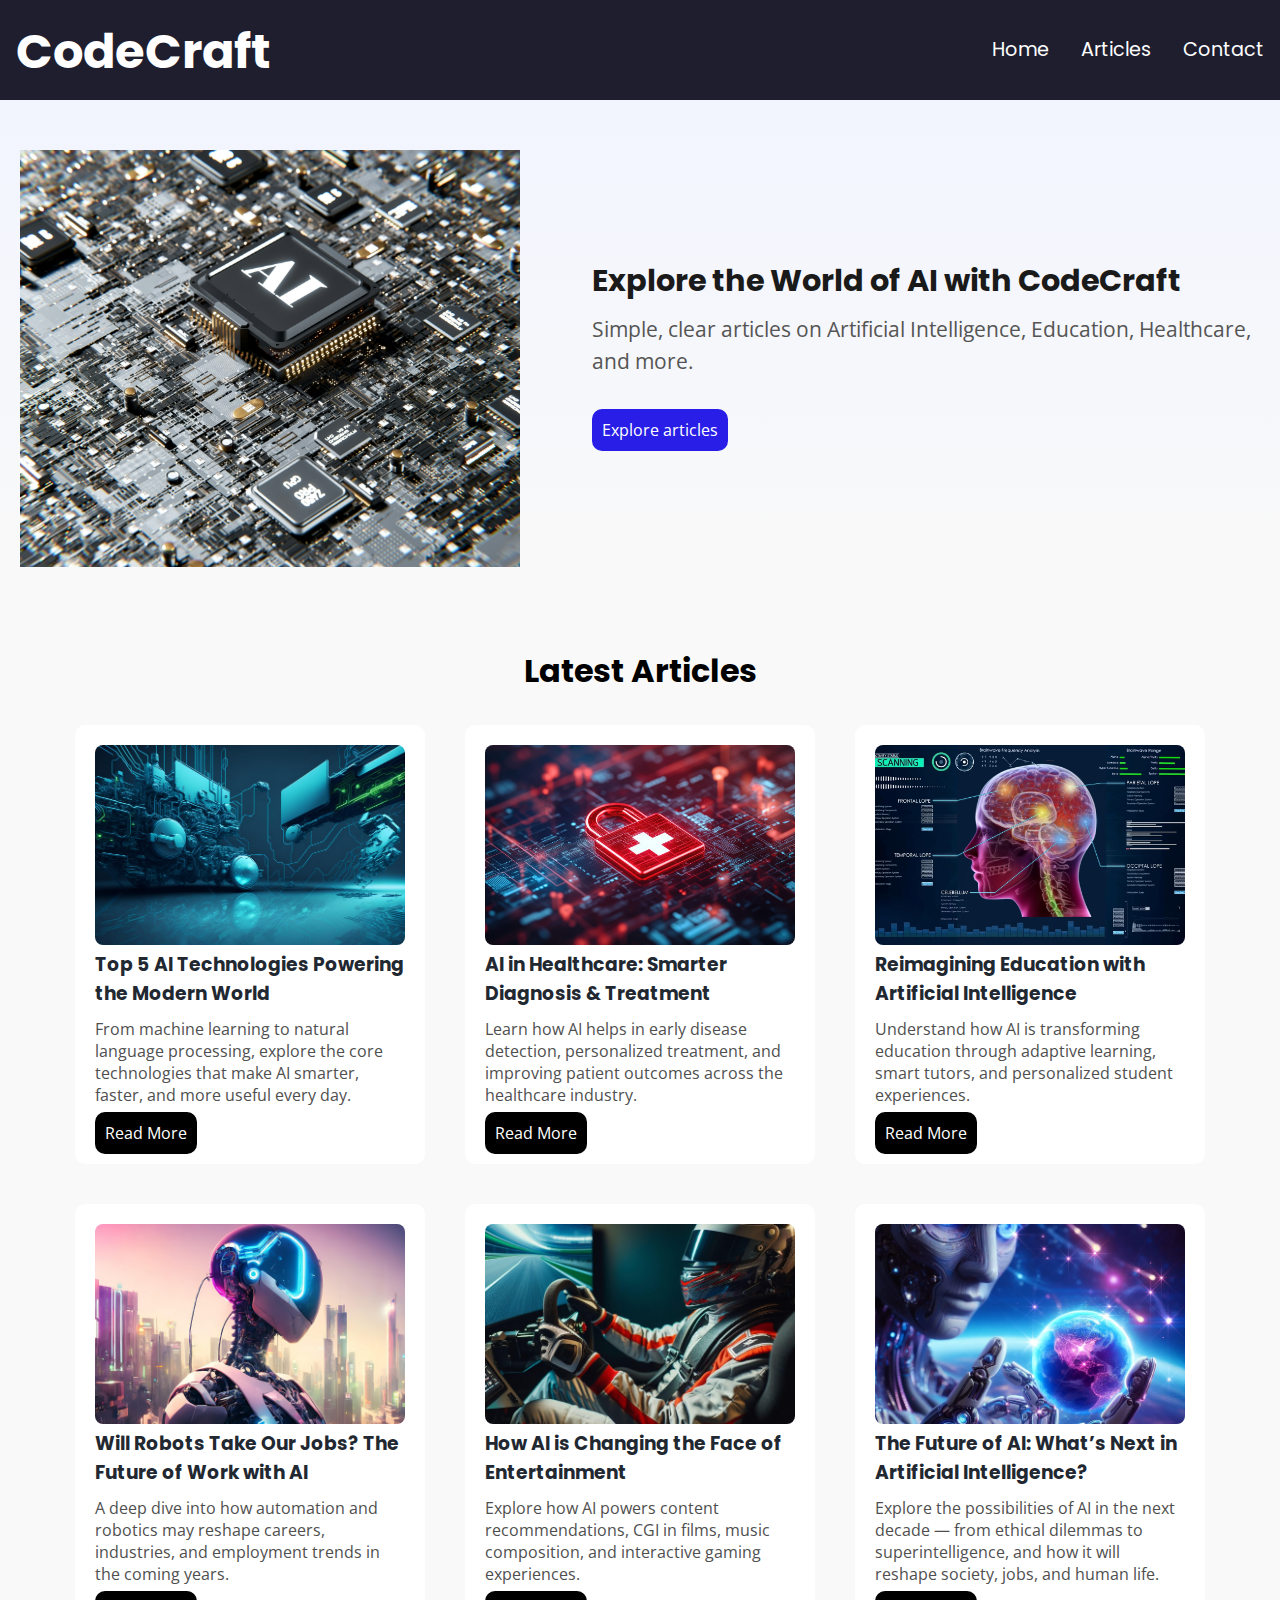
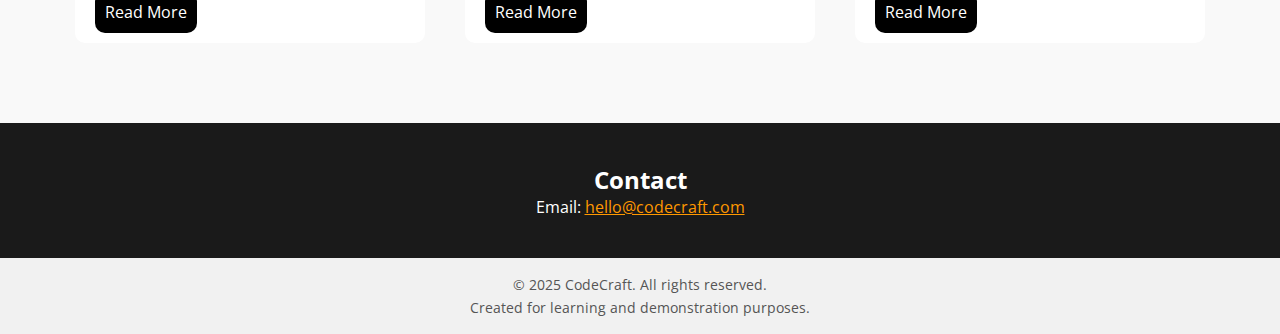
<file: index.html>
<!DOCTYPE html>
<html lang="en">
  <head>
    <meta charset="UTF-8" />
    <meta name="viewport" content="width=device-width, initial-scale=1.0" />
    <!--  Page metadata-->
    <title>AI in Everyday Life | CodeCraft</title>
    <meta
      name="description"
      content="Explore how Artificial Intelligence is changing the world in simple terms"
    />
    <!-- External Css and fonts -->

    <link rel="icon" href="images/favicon.ico" />
    <link rel="preconnect" href="https://fonts.googleapis.com" />
    <link rel="preconnect" href="https://fonts.gstatic.com" crossorigin />
    <link rel="stylesheet" href="style.css" />

    <link
      href="https://fonts.googleapis.com/css2?family=Open+Sans:ital,wght@0,300..800;1,300..800&family=Poppins:ital,wght@0,100;0,200;0,300;0,400;0,500;0,600;0,700;0,800;0,900;1,100;1,200;1,300;1,400;1,500;1,600;1,700;1,800;1,900&display=swap"
      rel="stylesheet"
    />
  </head>

  <body>
    <!-- Site Header:logo and navigation -->
    <header>
      <div class="logo-container">
        <h1>CodeCraft</h1>
      </div>
      <nav class="main-nav">
        <a href="#Home" aria-label="Home">Home</a>
        <a href="#Articles" aria-label="Articles">Articles</a>
        <a href="#Contact" aria-label="Contact">Contact</a>
      </nav>
    </header>
    <!-- Hero section with headline and banner -->
    <main>
      <section class="hero" id="Home">
        <div class="content">
          <h1>Explore the World of AI with CodeCraft</h1>
          <p>
            Simple, clear articles on Artificial Intelligence, Education,
            Healthcare, and more.
          </p>
          <a
            href="#Articles"
            class="btn"
            role="button"
            aria-label="Explore Articles"
            >Explore articles</a
          >
        </div>

        <img
          src="images/ai_banner.jpg"
          alt="Illustration of artificial intelligence with icons representing machine learning and robotics"
          loading="lazy"
          class="hero-image"
        />
      </section>
      <!-- Article card section -->
      <section class="card_area" id="Articles">
        <h2>Latest Articles</h2>
        <div class="card_container">
          <!-- Individual article cards -->
          <div class="card">
            <img
              src="images/AI_Technology.jpeg"
              alt="AI in technology"
              loading="lazy"
            />
            <h3>Top 5 AI Technologies Powering the Modern World</h3>
            <p>
              From machine learning to natural language processing, explore the
              core technologies that make AI smarter, faster, and more useful
              every day.
            </p>

            <a href="articles/ai-tech.html" class="btn2" role="button"
              >Read More</a
            >
          </div>
          <!-- Individual article cards -->
          <div class="card">
            <img
              src="images/AI_Healthcare.jpeg"
              alt="AI in Healthcare"
              loading="lazy"
            />
            <h3>AI in Healthcare: Smarter Diagnosis & Treatment</h3>
            <p>
              Learn how AI helps in early disease detection, personalized
              treatment, and improving patient outcomes across the healthcare
              industry.
            </p>

            <a href="articles/ai-health.html" class="btn2" role="button"
              >Read More</a
            >
          </div>
          <!-- Individual article cards -->
          <div class="card">
            <img
              src="images/AI_Education.jpeg"
              alt="AI in Education"
              loading="lazy"
            />
            <h3>Reimagining Education with Artificial Intelligence</h3>
            <p>
              Understand how AI is transforming education through adaptive
              learning, smart tutors, and personalized student experiences.
            </p>

            <a href="articles/ai-education.html" class="btn2" role="button"
              >Read More</a
            >
          </div>
          <!-- Individual article cards -->
          <div class="card">
            <img
              src="images/AI_Robotics.jpeg"
              alt="AI in robotics"
              loading="lazy"
            />
            <h3>Will Robots Take Our Jobs? The Future of Work with AI</h3>
            <p>
              A deep dive into how automation and robotics may reshape careers,
              industries, and employment trends in the coming years.
            </p>

            <a href="articles/ai-robots.html" class="btn2" role="button"
              >Read More</a
            >
          </div>
          <!-- Individual article cards -->
          <div class="card">
            <img
              src="images/AI_Entertainment.jpeg"
              alt="AI in Entertainment"
              loading="lazy"
            />
            <h3>How AI is Changing the Face of Entertainment</h3>
            <p>
              Explore how AI powers content recommendations, CGI in films, music
              composition, and interactive gaming experiences.
            </p>
            <a href="articles/ai-entertainment.html" class="btn2" role="button"
              >Read More</a
            >
          </div>
          <!-- Individual article cards -->
          <div class="card">
            <img
              src="images/AI_Future.jpeg"
              alt="AI in Future"
              loading="lazy"
            />
            <h3>The Future of AI: What’s Next in Artificial Intelligence?</h3>
            <p>
              Explore the possibilities of AI in the next decade — from ethical
              dilemmas to superintelligence, and how it will reshape society,
              jobs, and human life.
            </p>

            <a href="articles/ai-future.html" class="btn2" role="button"
              >Read More</a
            >
          </div>
        </div>
      </section>
      <!-- Contact section -->
      <section id="Contact" class="contact">
        <h2>Contact</h2>
        <p>
          Email: <a href="mailto:hello@codecraft.com">hello@codecraft.com</a>
        </p>
      </section>
    </main>
    <!-- Site footer -->
    <footer class="site-footer">
      <p>&copy; 2025 CodeCraft. All rights reserved.</p>
      <p>Created for learning and demonstration purposes.</p>
    </footer>
  </body>
</html>
</file>
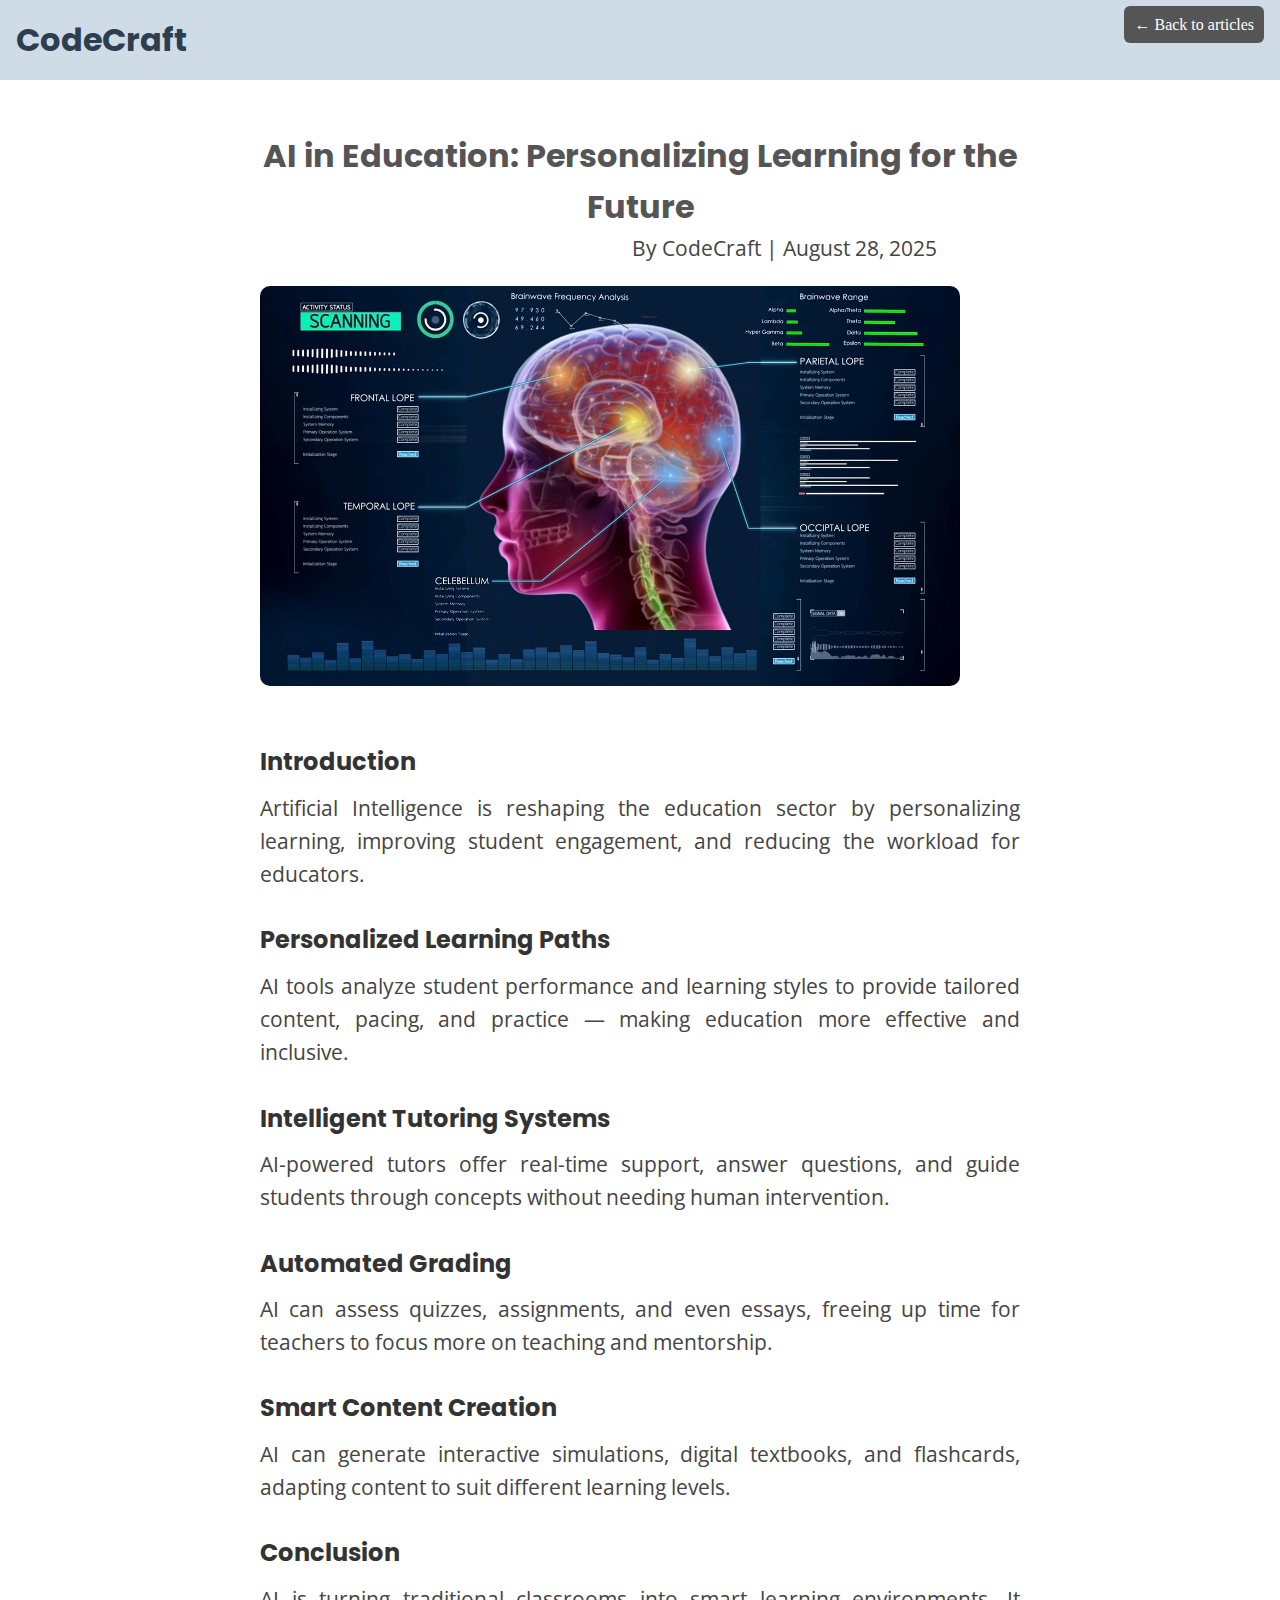
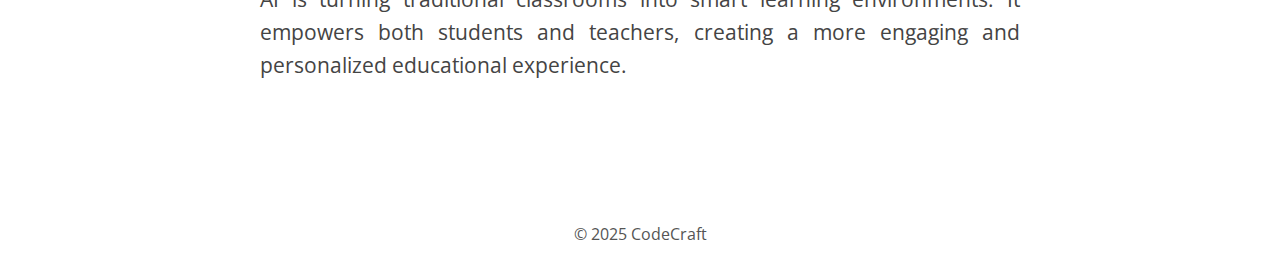
<file: articles/ai-education.html>
<!DOCTYPE html>
<html lang="en">
  <head>
    <!-- Basic metadata and mobile responsiveness -->

    <meta charset="UTF-8" />
    <meta name="viewport" content="width=device-width, initial-scale=1.0" />
    <!-- Page metadata -->
    <title>AI in Education | CodeCraft Blog</title>

    <meta
      name="description"
      content="Discover how AI is transforming education through smart tutoring systems, personalized learning paths, and enhanced classroom experiences."
    />
    <!-- Favicon -->
    <link rel="icon" href="../images/favicon.ico" />
    <!-- Google Fonts -->
    <link rel="preconnect" href="https://fonts.googleapis.com" />
    <link rel="preconnect" href="https://fonts.gstatic.com" crossorigin />
    <link
      href="https://fonts.googleapis.com/css2?family=Open+Sans:ital,wght@0,300..800;1,300..800&family=Poppins:ital,wght@0,100;0,200;0,300;0,400;0,500;0,600;0,700;0,800;0,900;1,100;1,200;1,300;1,400;1,500;1,600;1,700;1,800;1,900&display=swap"
      rel="stylesheet"
    />

    <style>
      /* Reset padding, margin and set box-sizing for all elements */

      * {
        padding: 0;
        margin: 0;
        box-sizing: border-box;
      }

      /* Body minimum width */

      body {
        min-width: 300px;
      }

      h1,
      h2,
      h3 {
        font-family: "Poppins", sans-serif;
      }

      /* Header styling: layout, colors, font */

      header {
        color: #2c3e50;
        display: flex;
        background-color: #cfdce8;
        justify-content: space-between;
        padding: 1em;
        position: fixed;
        width: 100%;
      }

      /* Header button styling */

      .btn {
        background-color: #565555;
        padding: 10px;
        border-radius: 6px;
        font-size: 1em;
        text-decoration: none;
        color: #fff;
      }

      .btn:hover {
        background-color: #1c1c1c;
      }
      .btn:active {
        background-color: white;
        color: black;
      }

      /* Article container styles */

      .edu {
        max-width: 800px;
        margin: 0 auto;

        padding: 120px 20px;
        background-color: #ffffff;
        line-height: 1.6;
      }

      /* Main article title */

      .edu h2 {
        font-size: 2em;
        font-weight: bold;
        text-align: center;
        color: #555;
        margin-top: 10px;
      }

      /* Article date styling */

      .article-date {
        text-align: right;
        margin-right: 4em;
      }

      /* Section headings inside article */

      .edu h3 {
        font-size: 1.5em;
        color: #333;
        margin: 30px 0 10px 0;
        font-family: "Poppins", sans-serif;
      }

      /* Paragraph text in article */

      p {
        font-size: 1.3em;
        color: #444;
        text-align: justify;
        font-family: "Open Sans", sans-serif;
      }

      /* Article images */

      img {
        width: 100%;
        max-width: 700px;
        height: 400px;
        margin: 20px auto;
        border-radius: 10px;
      }

      /* Footer styles */

      footer p {
        text-align: center;
        font-size: 1em;
        color: #555;
        padding: 20px;
        font-family: "Open Sans", sans-serif;
      }

      /* Responsive styles for very small devices */

      @media (min-width: 100px) and (max-width: 350px) {
        html,
        body {
          min-width: auto;
        }
        header {
          margin: 0;
          padding: 1em 15px;
        }

        header h1 {
          font-size: 1em;
        }

        .btn {
          font-size: 0.7em;
        }
        .edu {
          padding-top: 80px;
          padding-bottom: 0;
        }
        .article-date {
          margin: 10px 0;
        }

        .edu h2 {
          font-size: 0.9em;
        }

        .edu img {
          height: 200px;
          margin: auto;
        }

        .edu h3 {
          font-size: 14px;
        }

        .edu p {
          font-size: 12px;
        }
        footer p {
          font-size: 0.7em;
        }
      }

      /* Responsive styles for small to medium devices */

      @media (min-width: 350px) and (max-width: 600px) {
        header h1 {
          font-size: 1.5em;
        }

        .btn {
          font-size: 0.8em;
        }
        .edu {
          padding-top: 80px;
        }

        .edu h2 {
          font-size: 16px;
        }

        .edu img {
          height: 200px;
          margin: auto;
        }

        .edu h3 {
          font-size: 16px;
        }

        .edu p {
          font-size: 14px;
        }

        footer {
          font-size: 14px;
        }
      }
    </style>
  </head>

  <body>
    <!-- Header section with site title and navigation -->

    <header>
      <h1>CodeCraft</h1>
      <nav>
        <a
          href="../index.html"
          class="btn"
          role="button"
          aria-label="Back to articles"
          >← Back to articles</a
        >
      </nav>
    </header>
    <!-- Main content: AI in Healthcare article -->

    <main role="main">
      <section class="edu">
        <h2>AI in Education: Personalizing Learning for the Future</h2>
        <p class="article-date">By CodeCraft | August 28, 2025</p>
        <img
          src="../images/AI_Education.jpeg"
          alt="Illustration of AI transforming education, featuring digital learning tools, and books."
          loading="lazy"
        />
        <!-- Article sections -->

        <h3>Introduction</h3>
        <p>
          Artificial Intelligence is reshaping the education sector by
          personalizing learning, improving student engagement, and reducing the
          workload for educators.
        </p>
        <h3>Personalized Learning Paths</h3>
        <p>
          AI tools analyze student performance and learning styles to provide
          tailored content, pacing, and practice — making education more
          effective and inclusive.
        </p>
        <h3>Intelligent Tutoring Systems</h3>
        <p>
          AI-powered tutors offer real-time support, answer questions, and guide
          students through concepts without needing human intervention.
        </p>
        <h3>Automated Grading</h3>
        <p>
          AI can assess quizzes, assignments, and even essays, freeing up time
          for teachers to focus more on teaching and mentorship.
        </p>
        <h3>Smart Content Creation</h3>
        <p>
          AI can generate interactive simulations, digital textbooks, and
          flashcards, adapting content to suit different learning levels.
        </p>
        <h3>Conclusion</h3>
        <p>
          AI is turning traditional classrooms into smart learning environments.
          It empowers both students and teachers, creating a more engaging and
          personalized educational experience.
        </p>
      </section>
    </main>
    <!-- Footer with copyright info -->

    <footer>
      <p>&copy; 2025 CodeCraft</p>
    </footer>
  </body>
</html>
</file>
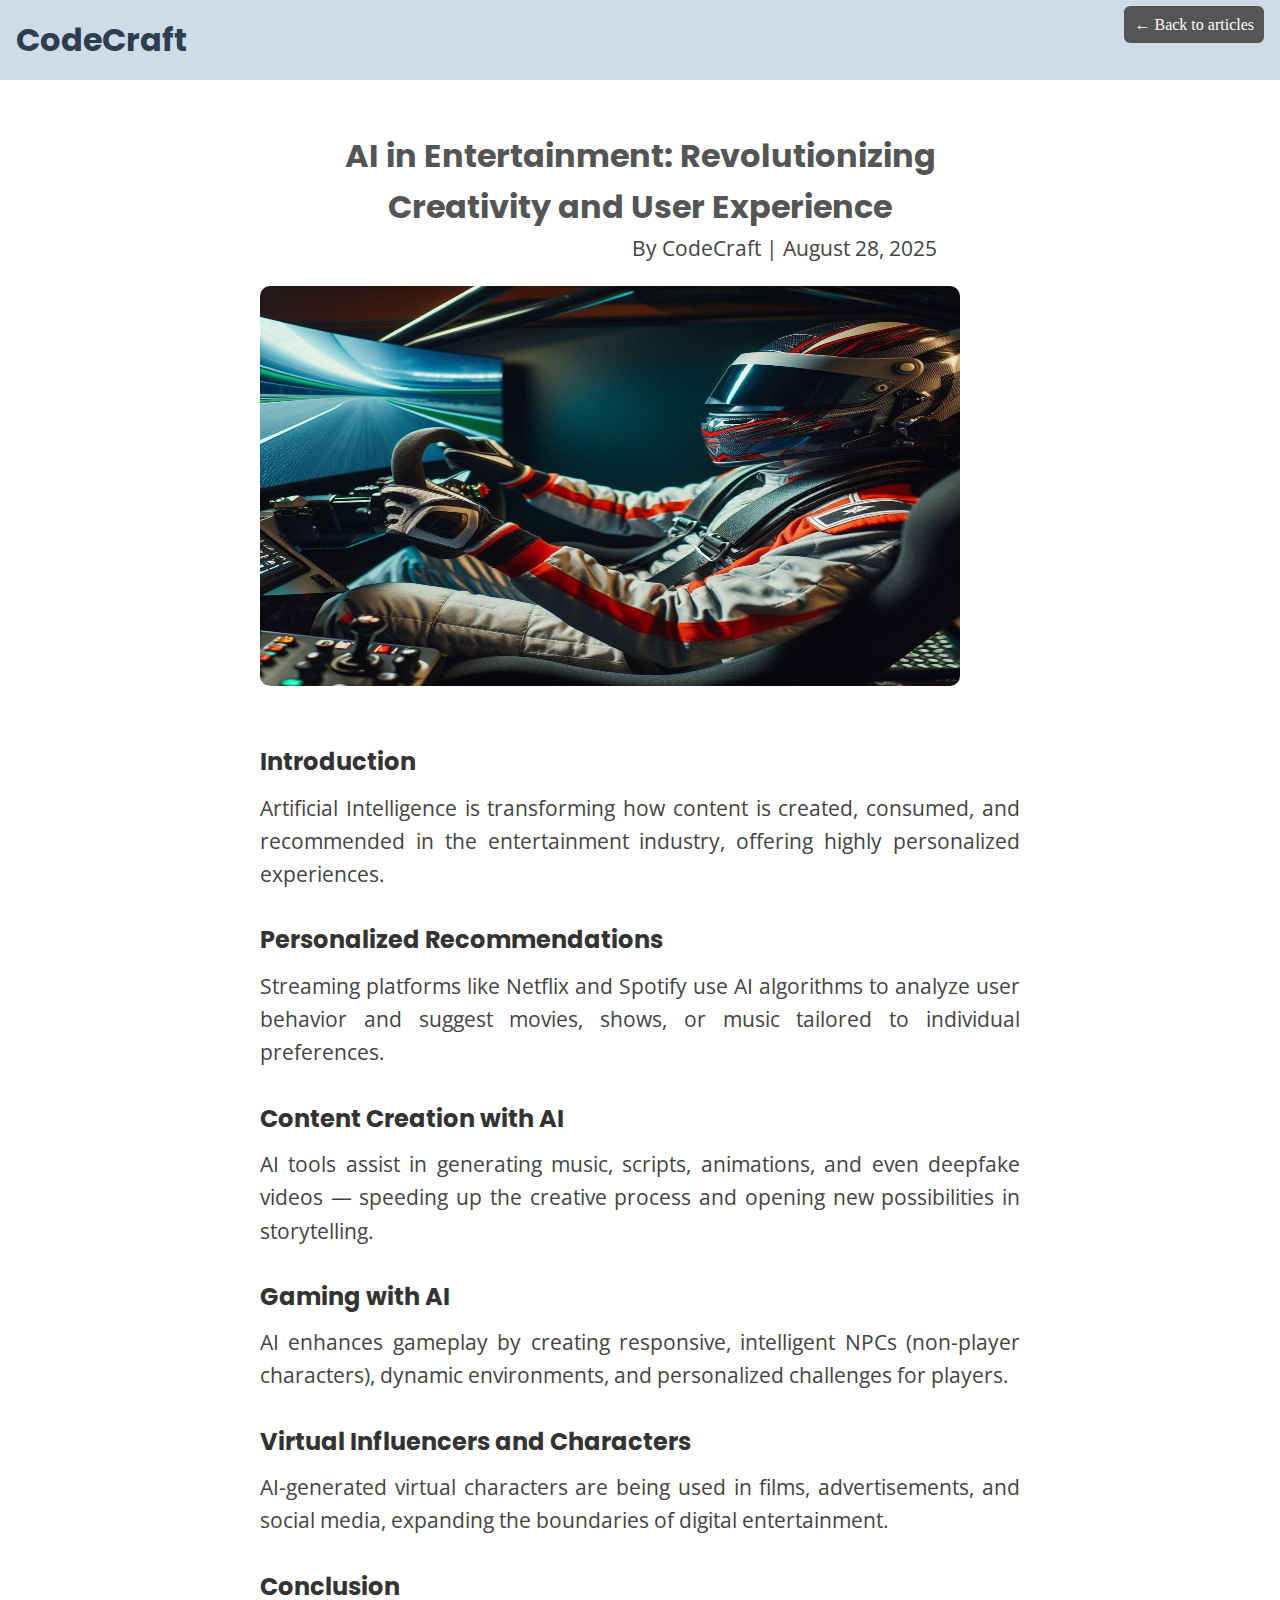
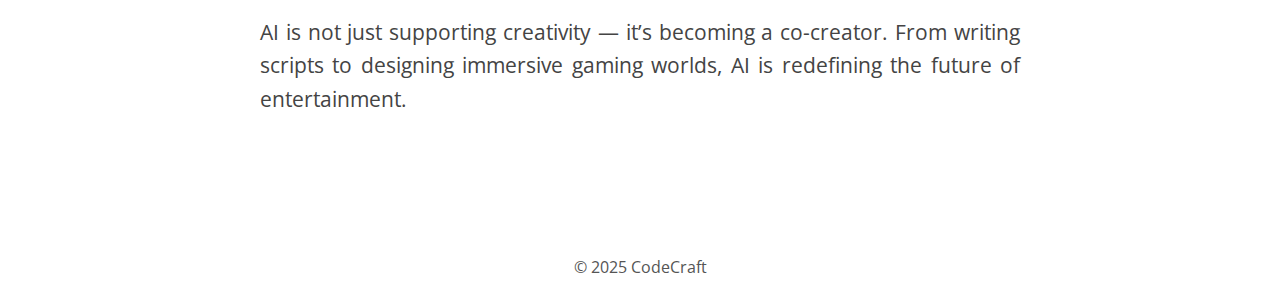
<file: articles/ai-entertainment.html>
<!DOCTYPE html>
<html lang="en">
  <head>
    <!-- Basic metadata and mobile responsiveness -->

    <meta charset="UTF-8" />
    <meta name="viewport" content="width=device-width, initial-scale=1.0" />
    <!-- Page metadata -->
    <title>AI in Entertainment | CodeCraft Blog</title>

    <meta
      name="description"
      content="Explore how AI is reshaping the entertainment industry with content personalization, music generation, and immersive experiences."
    />
    <!-- Favicon -->
    <link rel="icon" href="../images/favicon.ico" />
    <!-- Google Fonts -->
    <link rel="preconnect" href="https://fonts.googleapis.com" />
    <link rel="preconnect" href="https://fonts.gstatic.com" crossorigin />
    <link
      href="https://fonts.googleapis.com/css2?family=Open+Sans:ital,wght@0,300..800;1,300..800&family=Poppins:ital,wght@0,100;0,200;0,300;0,400;0,500;0,600;0,700;0,800;0,900;1,100;1,200;1,300;1,400;1,500;1,600;1,700;1,800;1,900&display=swap"
      rel="stylesheet"
    />

    <style>
      /* Reset padding, margin and set box-sizing for all elements */

      * {
        padding: 0;
        margin: 0;
        box-sizing: border-box;
      }

      /* Body minimum width */

      body {
        min-width: 300px;
      }

      h1,
      h2,
      h3 {
        font-family: "Poppins", sans-serif;
      }

      /* Header styling: layout, colors, font */

      header {
        color: #2c3e50;
        display: flex;
        background-color: #cfdce8;
        justify-content: space-between;
        padding: 1em;
        position: fixed;
        width: 100%;
      }

      /* Header button styling */

      .btn {
        background-color: #565555;
        padding: 10px;
        border-radius: 6px;
        font-size: 1em;
        text-decoration: none;
        color: #fff;
      }

      .btn:hover {
        background-color: #1c1c1c;
      }
      .btn:active {
        background-color: white;
        color: black;
      }

      /* Article container styles */

      .entertainment {
        max-width: 800px;
        margin: 0 auto;

        padding: 120px 20px;
        background-color: #ffffff;
        line-height: 1.6;
      }

      /* Main article title */

      .entertainment h2 {
        font-size: 2em;
        font-weight: bold;
        text-align: center;
        color: #555;
        margin-top: 10px;
      }

      /* Article date styling */

      .article-date {
        text-align: right;
        margin-right: 4em;
      }

      /* Section headings inside article */

      .entertainment h3 {
        font-size: 1.5em;
        color: #333;
        margin: 30px 0 10px 0;
        font-family: "Poppins", sans-serif;
      }

      /* Paragraph text in article */

      p {
        font-size: 1.3em;
        color: #444;
        text-align: justify;
        font-family: "Open Sans", sans-serif;
      }

      /* Article images */

      img {
        width: 100%;
        max-width: 700px;
        height: 400px;
        margin: 20px auto;
        border-radius: 10px;
      }

      /* Footer styles */

      footer p {
        text-align: center;
        font-size: 1em;
        color: #555;
        padding: 20px;
        font-family: "Open Sans", sans-serif;
      }

      /* Responsive styles for very small devices */

      @media (min-width: 100px) and (max-width: 350px) {
        html,
        body {
          min-width: auto;
        }
        header {
          margin: 0;
          padding: 1em 15px;
        }

        header h1 {
          font-size: 1em;
        }

        .btn {
          font-size: 0.7em;
        }
        .entertainment {
          padding-top: 80px;
          padding-bottom: 0;
        }
        .article-date {
          margin: 10px 0;
        }
        .entertainment h2 {
          font-size: 0.9em;
        }

        .entertainment img {
          height: 200px;
          margin: auto;
        }

        .entertainment h3 {
          font-size: 14px;
        }

        .entertainment p {
          font-size: 12px;
        }
        footer p {
          font-size: 0.7em;
        }
      }

      /* Responsive styles for small to medium devices */

      @media (min-width: 350px) and (max-width: 600px) {
        header h1 {
          font-size: 1.5em;
        }

        .btn {
          font-size: 0.8em;
        }
        .entertainment {
          padding-top: 80px;
        }

        .entertainment h2 {
          font-size: 16px;
        }

        .entertainment img {
          height: 200px;
          margin: auto;
        }

        .entertainment h3 {
          font-size: 16px;
        }

        .entertainment p {
          font-size: 14px;
        }

        footer {
          font-size: 14px;
        }
      }
    </style>
  </head>

  <body>
    <!-- Header section with site title and navigation -->

    <header>
      <h1>CodeCraft</h1>
      <nav>
        <a
          href="../index.html"
          class="btn"
          role="button"
          aria-label="Back to articles"
          >← Back to articles</a
        >
      </nav>
    </header>
    <!-- Main content: AI in Healthcare article -->

    <main role="main">
      <section class="entertainment">
        <h2>
          AI in Entertainment: Revolutionizing Creativity and User Experience
        </h2>
        <p class="article-date">By CodeCraft | August 28, 2025</p>
        <img
          src="../images/AI_Entertainment.jpeg"
          alt="Visual representation of AI in entertainment including music, movies, and digital media elements"
          loading="lazy"
        />
        <!-- Article sections -->

        <h3>Introduction</h3>
        <p>
          Artificial Intelligence is transforming how content is created,
          consumed, and recommended in the entertainment industry, offering
          highly personalized experiences.
        </p>
        <h3>Personalized Recommendations</h3>
        <p>
          Streaming platforms like Netflix and Spotify use AI algorithms to
          analyze user behavior and suggest movies, shows, or music tailored to
          individual preferences.
        </p>

        <h3>Content Creation with AI</h3>
        <p>
          AI tools assist in generating music, scripts, animations, and even
          deepfake videos — speeding up the creative process and opening new
          possibilities in storytelling.
        </p>

        <h3>Gaming with AI</h3>
        <p>
          AI enhances gameplay by creating responsive, intelligent NPCs
          (non-player characters), dynamic environments, and personalized
          challenges for players.
        </p>

        <h3>Virtual Influencers and Characters</h3>
        <p>
          AI-generated virtual characters are being used in films,
          advertisements, and social media, expanding the boundaries of digital
          entertainment.
        </p>

        <h3>Conclusion</h3>
        <p>
          AI is not just supporting creativity — it’s becoming a co-creator.
          From writing scripts to designing immersive gaming worlds, AI is
          redefining the future of entertainment.
        </p>
      </section>
    </main>
    <!-- Footer with copyright info -->

    <footer>
      <p>&copy; 2025 CodeCraft</p>
    </footer>
  </body>
</html>
</file>
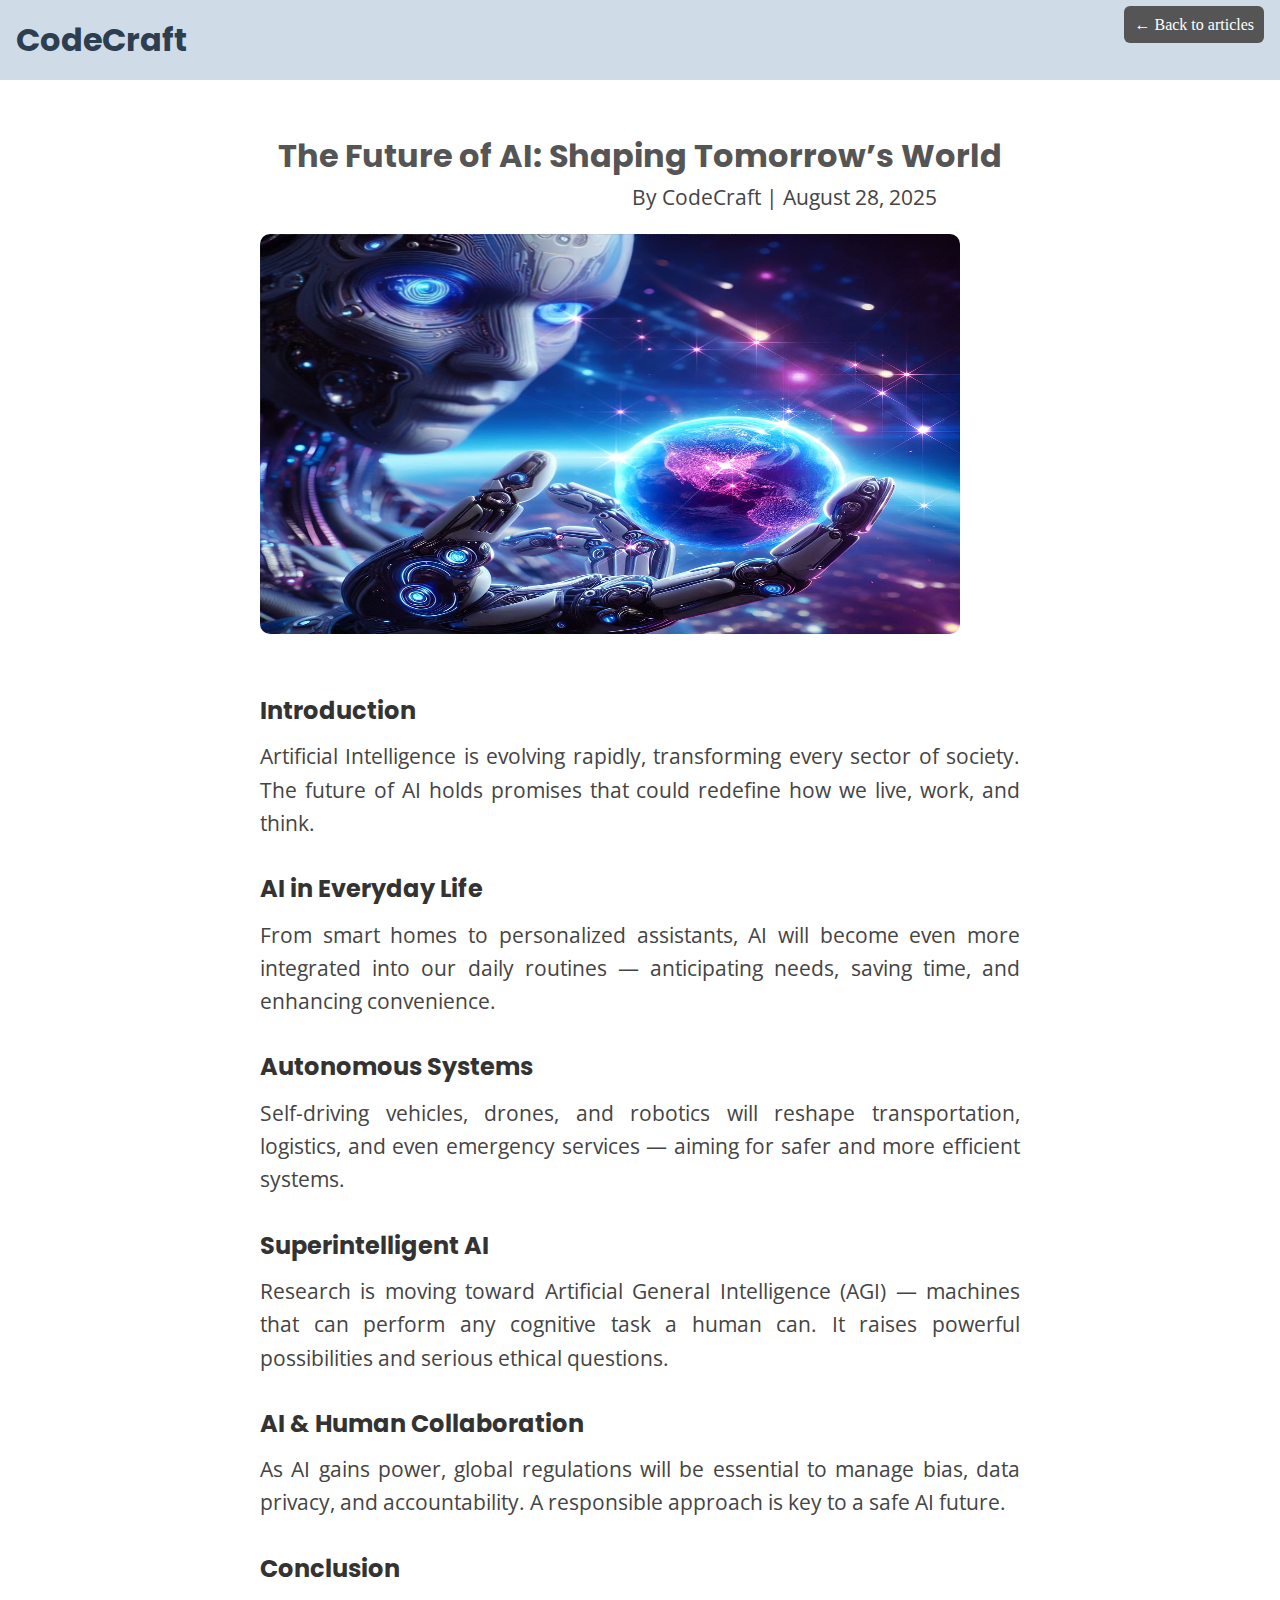
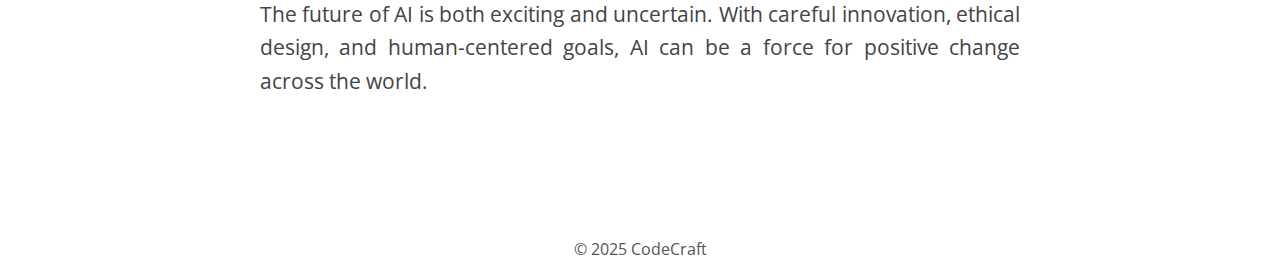
<file: articles/ai-future.html>
<!DOCTYPE html>
<html lang="en">
  <head>
    <!-- Basic metadata and mobile responsiveness -->

    <meta charset="UTF-8" />
    <meta name="viewport" content="width=device-width, initial-scale=1.0" />
    <!-- Page metadata -->
    <title>The Future of Artificial Intelligence | CodeCraft Blog</title>

    <meta
      name="description"
      content="Explore future possibilities of AI—from advanced automation to ethical concerns and its impacts on everyday life. Stay informed with CodeCraft."
    />
    <!-- Favicon -->
    <link rel="icon" href="../images/favicon.ico" />
    <!-- Google Fonts -->
    <link rel="preconnect" href="https://fonts.googleapis.com" />
    <link rel="preconnect" href="https://fonts.gstatic.com" crossorigin />
    <link
      href="https://fonts.googleapis.com/css2?family=Open+Sans:ital,wght@0,300..800;1,300..800&family=Poppins:ital,wght@0,100;0,200;0,300;0,400;0,500;0,600;0,700;0,800;0,900;1,100;1,200;1,300;1,400;1,500;1,600;1,700;1,800;1,900&display=swap"
      rel="stylesheet"
    />

    <style>
      /* Reset padding, margin and set box-sizing for all elements */

      * {
        padding: 0;
        margin: 0;
        box-sizing: border-box;
      }

      /* Body minimum width */

      body {
        min-width: 300px;
      }

      h1,
      h2,
      h3 {
        font-family: "Poppins", sans-serif;
      }

      /* Header styling: layout, colors, font */

      header {
        color: #2c3e50;
        display: flex;
        background-color: #cfdce8;
        justify-content: space-between;
        padding: 1em;
        position: fixed;
        width: 100%;
      }

      /* Header button styling */

      .btn {
        background-color: #565555;
        padding: 10px;
        border-radius: 6px;
        font-size: 1em;
        text-decoration: none;
        color: #fff;
      }

      .btn:hover {
        background-color: #1c1c1c;
      }

      .btn:active {
        background-color: white;
        color: black;
      }

      /* Article container styles */

      .future {
        max-width: 800px;
        margin: 0 auto;

        padding: 120px 20px;
        background-color: #ffffff;
        line-height: 1.6;
      }

      /* Main article title */

      .future h2 {
        font-size: 2em;
        font-weight: bold;
        text-align: center;
        color: #555;
        margin-top: 10px;
      }

      /* Article date styling */

      .article-date {
        text-align: right;
        margin-right: 4em;
      }

      /* Section headings inside article */

      .future h3 {
        font-size: 1.5em;
        color: #333;
        margin: 30px 0 10px 0;
        font-family: "Poppins", sans-serif;
      }

      /* Paragraph text in article */

      p {
        font-size: 1.3em;
        color: #444;
        text-align: justify;
        font-family: "Open Sans", sans-serif;
      }

      /* Article images */

      img {
        width: 100%;
        max-width: 700px;
        height: 400px;
        margin: 20px auto;
        border-radius: 10px;
      }

      /* Footer styles */

      footer p {
        text-align: center;
        font-size: 1em;
        color: #555;
        padding: 20px;
        font-family: "Open Sans", sans-serif;
      }

      /* Responsive styles for very small devices */

      @media (min-width: 100px) and (max-width: 350px) {
        html,
        body {
          min-width: auto;
        }

        header {
          margin: 0;
          padding: 1em 15px;
        }

        header h1 {
          font-size: 1em;
        }

        .btn {
          font-size: 0.7em;
        }

        .future {
          padding-top: 80px;
          padding-bottom: 0;
        }

        .article-date {
          margin: 10px 0;
        }

        .future h2 {
          font-size: 0.9em;
        }

        .future img {
          height: 200px;
          margin: auto;
        }

        .future h3 {
          font-size: 14px;
        }

        .future p {
          font-size: 12px;
        }

        footer p {
          font-size: 0.7em;
        }
      }

      /* Responsive styles for small to medium devices */

      @media (min-width: 350px) and (max-width: 600px) {
        html,
        body {
          min-width: auto;
        }

        header h1 {
          font-size: 1.5em;
        }

        .btn {
          font-size: 0.8em;
        }

        .future {
          padding-top: 80px;
        }

        .future h2 {
          font-size: 16px;
        }

        .future img {
          height: 200px;
          margin: auto;
        }

        .future h3 {
          font-size: 16px;
        }

        .future p {
          font-size: 14px;
        }

        footer {
          font-size: 14px;
        }
      }
    </style>
  </head>

  <body>
    <!-- Header section with site title and navigation -->

    <header>
      <h1>CodeCraft</h1>
      <nav>
        <a
          href="../index.html"
          class="btn"
          role="button"
          aria-label="Back to articles"
          >← Back to articles</a
        >
      </nav>
    </header>
    <!-- Main content: AI in Healthcare article -->

    <main role="main">
      <section class="future">
        <h2>The Future of AI: Shaping Tomorrow’s World</h2>
        <p class="article-date">By CodeCraft | August 28, 2025</p>
        <img
          src="../images/AI_Future.jpeg"
          alt="Futuristicc illustration representing the advancement of AI and its impact on society and technology"
          loading="lazy"
        />
        <!-- Article sections -->
        <h3>Introduction</h3>
        <p>
          Artificial Intelligence is evolving rapidly, transforming every sector
          of society. The future of AI holds promises that could redefine how we
          live, work, and think.
        </p>

        <h3>AI in Everyday Life</h3>
        <p>
          From smart homes to personalized assistants, AI will become even more
          integrated into our daily routines — anticipating needs, saving time,
          and enhancing convenience.
        </p>

        <h3>Autonomous Systems</h3>
        <p>
          Self-driving vehicles, drones, and robotics will reshape
          transportation, logistics, and even emergency services — aiming for
          safer and more efficient systems.
        </p>

        <h3>Superintelligent AI</h3>
        <p>
          Research is moving toward Artificial General Intelligence (AGI) —
          machines that can perform any cognitive task a human can. It raises
          powerful possibilities and serious ethical questions.
        </p>

        <h3>AI & Human Collaboration</h3>
        <p>
          As AI gains power, global regulations will be essential to manage
          bias, data privacy, and accountability. A responsible approach is key
          to a safe AI future.
        </p>

        <h3>Conclusion</h3>
        <p>
          The future of AI is both exciting and uncertain. With careful
          innovation, ethical design, and human-centered goals, AI can be a
          force for positive change across the world.
        </p>
      </section>
    </main>
    <!-- Footer with copyright info -->

    <footer>
      <p>&copy; 2025 CodeCraft</p>
    </footer>
  </body>
</html>
</file>
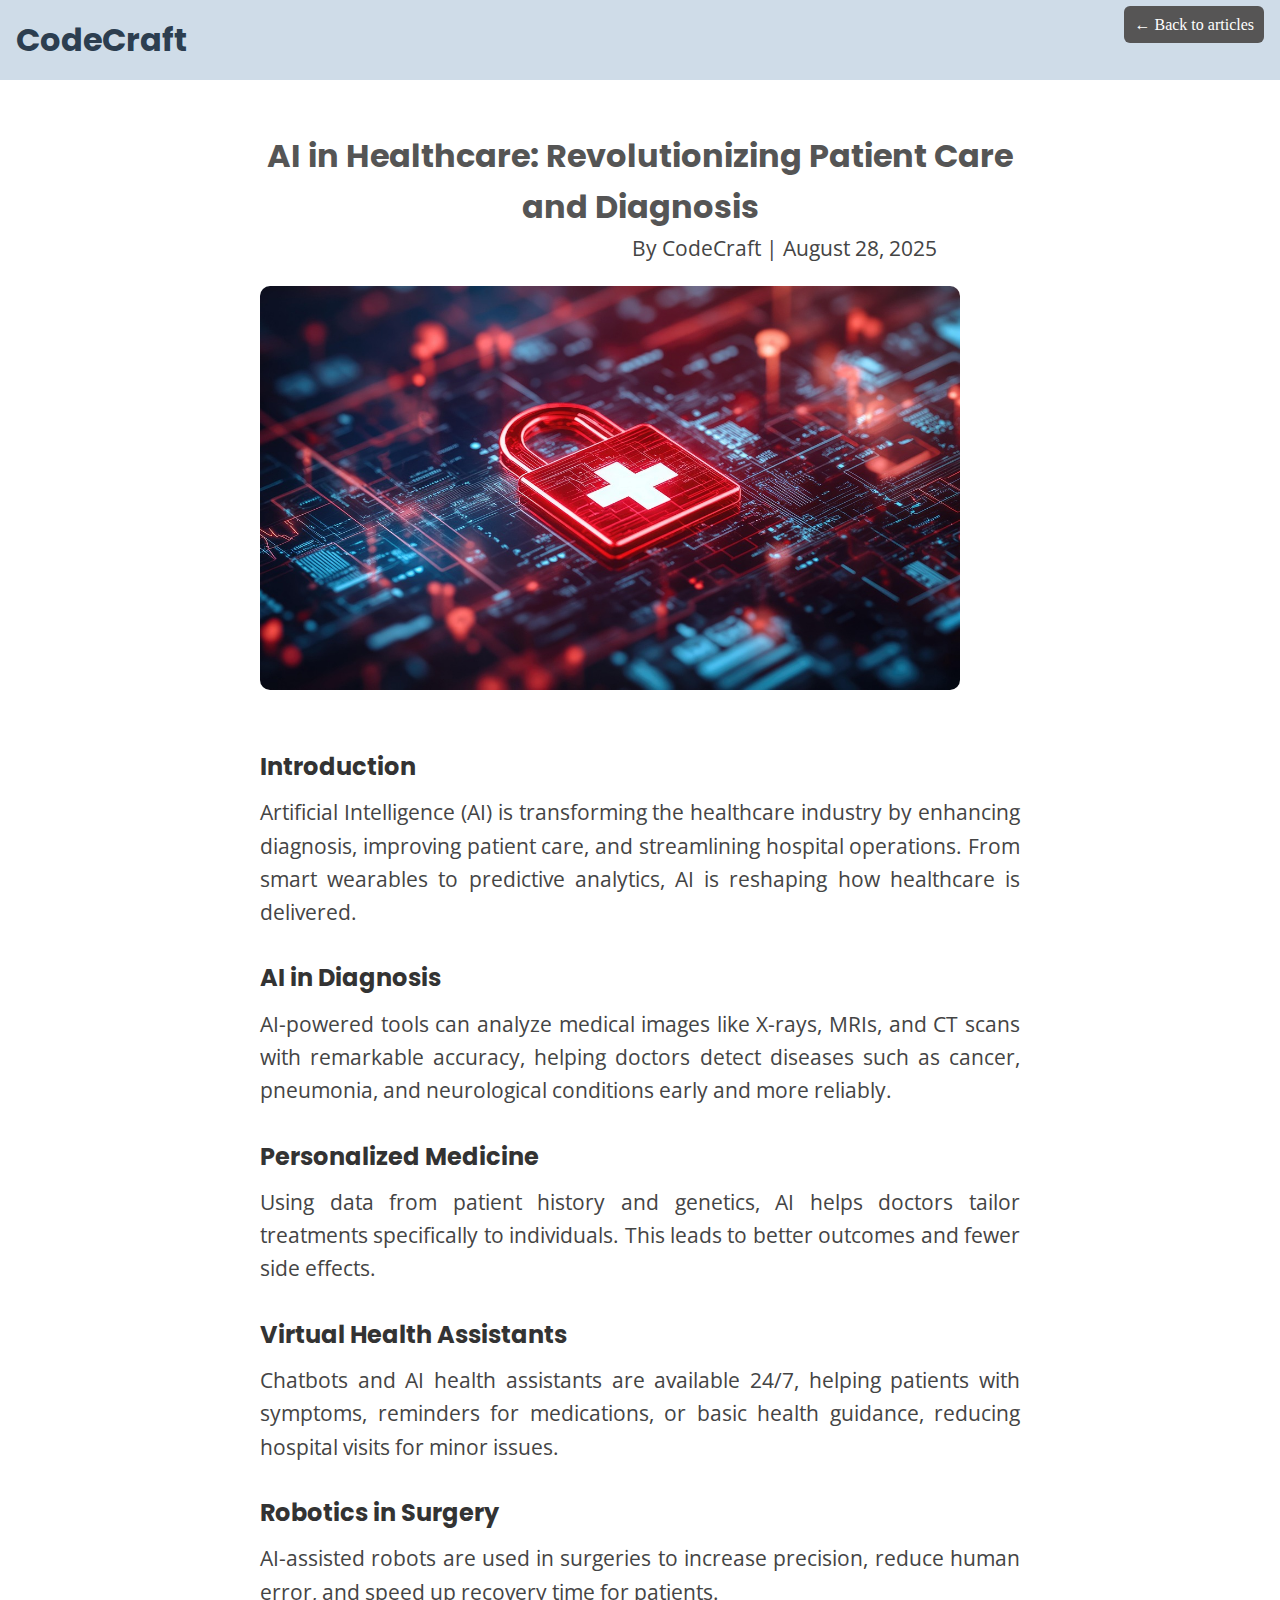
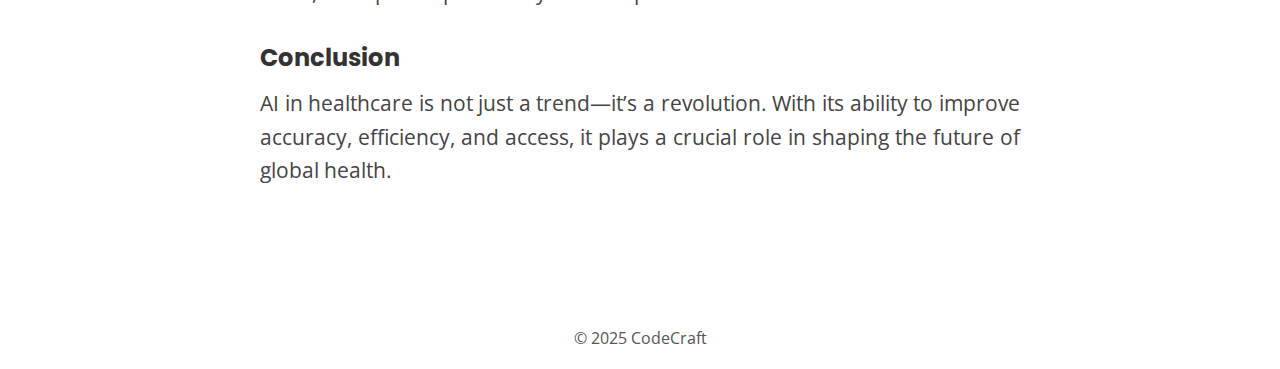
<file: articles/ai-health.html>
<!DOCTYPE html>
<html lang="en">
  <head>
    <!-- Basic metadata and mobile responsiveness -->

    <meta charset="UTF-8" />
    <meta name="viewport" content="width=device-width, initial-scale=1.0" />
    <!-- Page metadata -->
    <title>AI in Healthcare | CodeCraft Blog</title>

    <meta
      name="description"
      content="Explore how Artificial Intelligence is revolutionizing the healthcare industry through faster diagnoses,personalized treatments,and improved patient care."
    />
    <!-- Favicon -->
    <link rel="icon" href="../images/favicon.ico" />
    <!-- Google Fonts -->
    <link rel="preconnect" href="https://fonts.googleapis.com" />
    <link rel="preconnect" href="https://fonts.gstatic.com" crossorigin />
    <link
      href="https://fonts.googleapis.com/css2?family=Open+Sans:ital,wght@0,300..800;1,300..800&family=Poppins:ital,wght@0,100;0,200;0,300;0,400;0,500;0,600;0,700;0,800;0,900;1,100;1,200;1,300;1,400;1,500;1,600;1,700;1,800;1,900&display=swap"
      rel="stylesheet"
    />

    <style>
      /* Reset padding, margin and set box-sizing for all elements */

      * {
        padding: 0;
        margin: 0;
        box-sizing: border-box;
      }

      /* Body minimum width */

      body {
        min-width: 300px;
      }

      h1,
      h2,
      h3 {
        font-family: "Poppins", sans-serif;
      }

      /* Header styling: layout, colors, font */

      header {
        color: #2c3e50;
        display: flex;
        background-color: #cfdce8;
        justify-content: space-between;
        padding: 1em;
        position: fixed;
        width: 100%;
      }

      /* Header button styling */

      .btn {
        background-color: #565555;
        padding: 10px;
        border-radius: 6px;
        font-size: 1em;
        text-decoration: none;
        color: #fff;
      }

      .btn:hover {
        background-color: #1c1c1c;
      }
      .btn:active {
        background-color: white;
        color: black;
      }

      /* Article container styles */

      .health {
        max-width: 800px;
        margin: 0 auto;
        padding: 120px 20px;
        background-color: #ffffff;
        line-height: 1.6;
      }

      /* Main article title */

      .health h2 {
        font-size: 2em;
        font-weight: bold;
        text-align: center;
        color: #555;
        margin-top: 10px;
      }

      /* Article date styling */

      .article-date {
        text-align: right;
        margin-right: 4em;
      }

      /* Section headings inside article */

      .health h3 {
        font-size: 1.5em;
        color: #333;
        margin: 30px 0 10px 0;
        font-family: "Poppins", sans-serif;
      }

      /* Paragraph text in article */

      p {
        font-size: 1.3em;
        color: #444;
        text-align: justify;
        font-family: "Open Sans", sans-serif;
      }

      /* Article images */

      img {
        width: 100%;
        max-width: 700px;
        margin: 20px auto;
        border-radius: 10px;
      }

      /* Footer styles */

      footer p {
        text-align: center;
        font-size: 1em;
        color: #555;
        padding: 20px;
        font-family: "Open Sans", sans-serif;
      }

      /* Responsive styles for very small devices */

      @media (min-width: 100px) and (max-width: 350px) {
        html,
        body {
          min-width: auto;
        }
        header {
          margin: 0;
          padding: 1em 15px;
        }

        header h1 {
          font-size: 1em;
        }

        .btn {
          font-size: 0.7em;
        }
        .health {
          padding-top: 80px;
          padding-bottom: 0;
        }
        .article-date {
          margin: 10px 0;
        }

        .health h2 {
          font-size: 0.9em;
        }

        .health img {
          height: 200px;
          margin: auto;
        }

        .health h3 {
          font-size: 14px;
        }

        section p {
          font-size: 12px;
        }
        footer p {
          font-size: 0.7em;
        }
      }

      /* Responsive styles for small to medium devices */

      @media (min-width: 350px) and (max-width: 600px) {
        header h1 {
          font-size: 1.5em;
        }

        .btn {
          font-size: 0.8em;
        }
        .health {
          padding-top: 80px;
        }

        .health h2 {
          font-size: 18px;
        }

        .health img {
          height: 200px;
          margin: auto;
        }

        .health h3 {
          font-size: 16px;
        }

        .health p {
          font-size: 14px;
        }

        footer {
          font-size: 14px;
        }
      }
    </style>
  </head>

  <body>
    <!-- Header section with site title and navigation -->

    <header>
      <h1>CodeCraft</h1>
      <nav>
        <a
          href="../index.html"
          class="btn"
          role="button"
          aria-label="Back to articles"
          >← Back to articles</a
        >
      </nav>
    </header>
    <!-- Main content: AI in Healthcare article -->

    <main role="main">
      <section class="health">
        <h2>AI in Healthcare: Revolutionizing Patient Care and Diagnosis</h2>
        <p class="article-date">By CodeCraft | August 28, 2025</p>
        <img
          src="../images/AI_Healthcare.jpeg"
          alt="Illustration representing the impact of AI in healthcare"
          loading="lazy"
        />
        <!-- Article sections -->

        <h3>Introduction</h3>
        <p>
          Artificial Intelligence (AI) is transforming the healthcare industry
          by enhancing diagnosis, improving patient care, and streamlining
          hospital operations. From smart wearables to predictive analytics, AI
          is reshaping how healthcare is delivered.
        </p>
        <h3>AI in Diagnosis</h3>
        <p>
          AI-powered tools can analyze medical images like X-rays, MRIs, and CT
          scans with remarkable accuracy, helping doctors detect diseases such
          as cancer, pneumonia, and neurological conditions early and more
          reliably.
        </p>
        <h3>Personalized Medicine</h3>
        <p>
          Using data from patient history and genetics, AI helps doctors tailor
          treatments specifically to individuals. This leads to better outcomes
          and fewer side effects.
        </p>
        <h3>Virtual Health Assistants</h3>
        <p>
          Chatbots and AI health assistants are available 24/7, helping patients
          with symptoms, reminders for medications, or basic health guidance,
          reducing hospital visits for minor issues.
        </p>
        <h3>Robotics in Surgery</h3>
        <p>
          AI-assisted robots are used in surgeries to increase precision, reduce
          human error, and speed up recovery time for patients.
        </p>
        <h3>Conclusion</h3>
        <p>
          AI in healthcare is not just a trend—it’s a revolution. With its
          ability to improve accuracy, efficiency, and access, it plays a
          crucial role in shaping the future of global health.
        </p>
      </section>
    </main>
    <!-- Footer with copyright info -->

    <footer>
      <p>&copy; 2025 CodeCraft</p>
    </footer>
  </body>
</html>
</file>
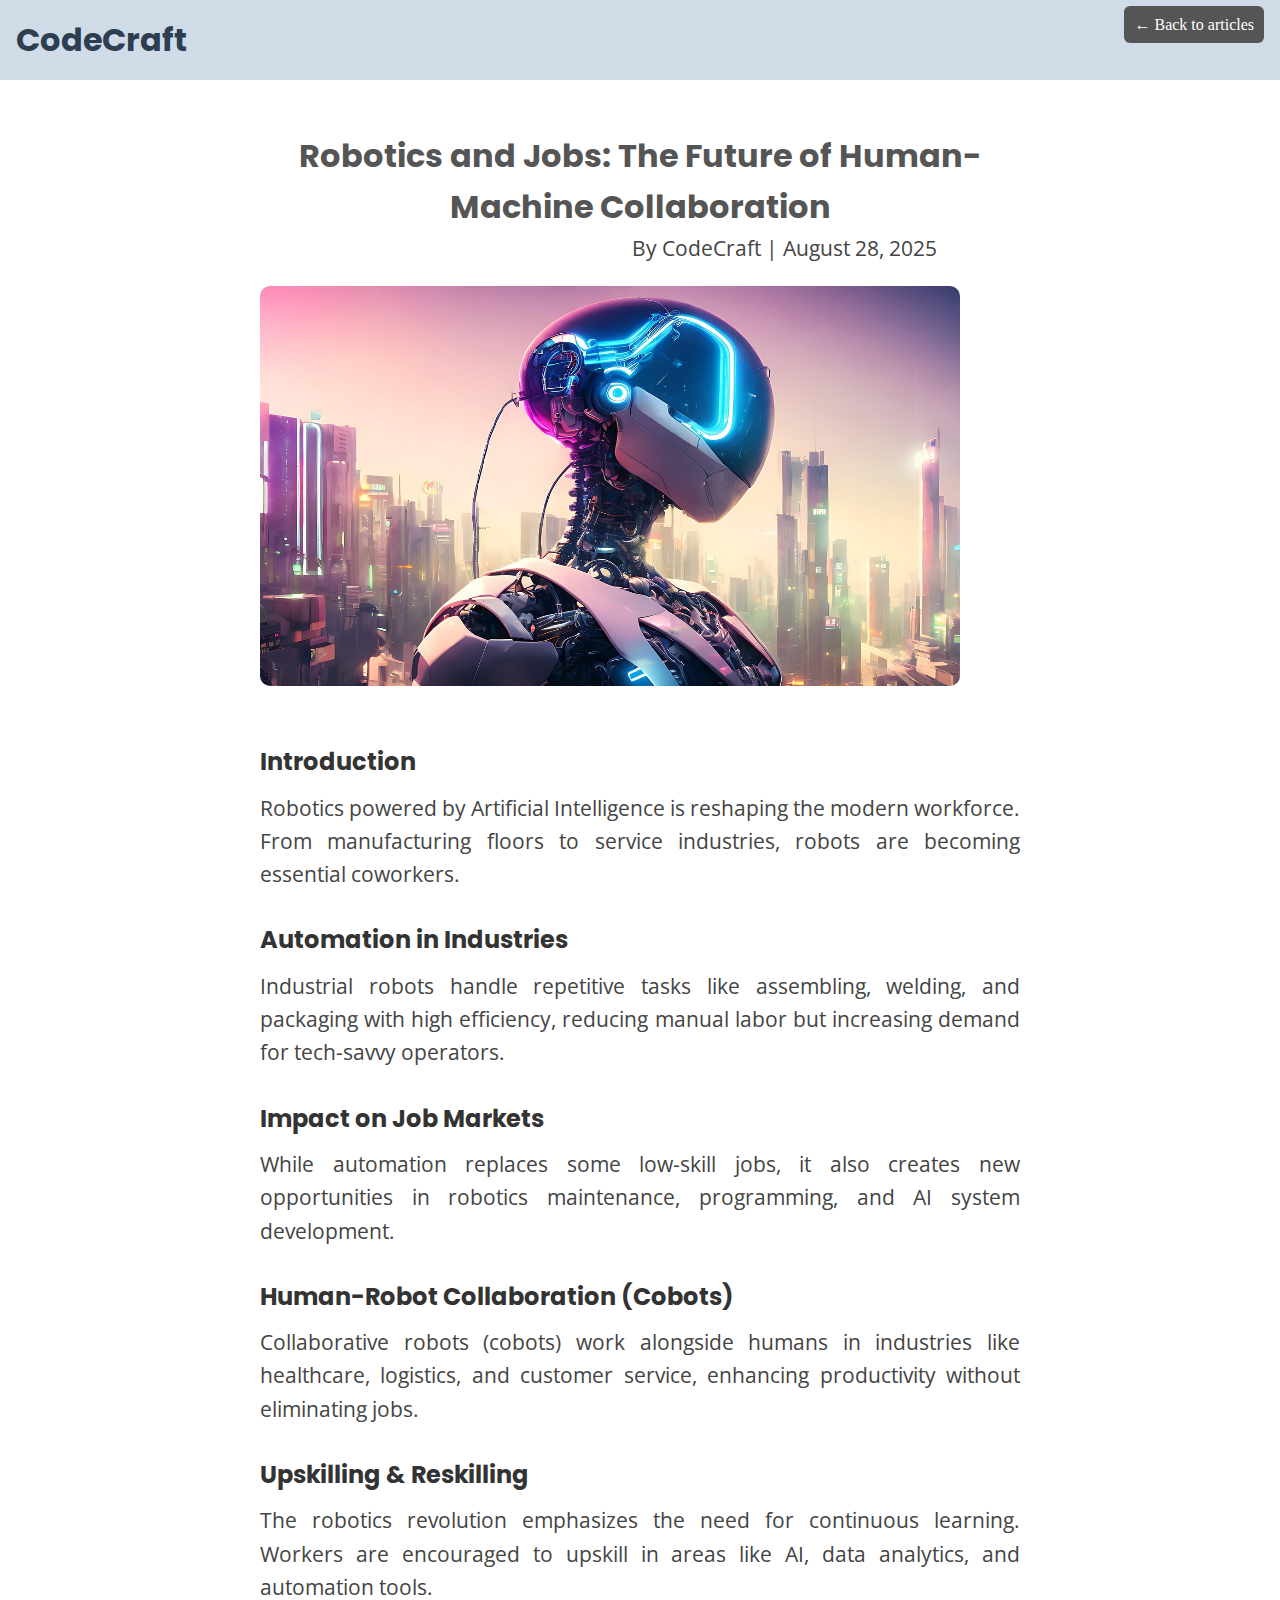
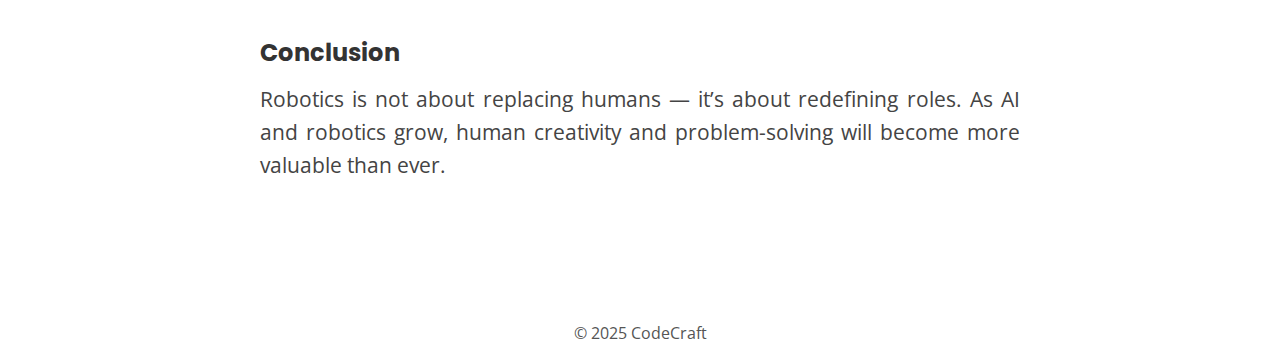
<file: articles/ai-robots.html>
<!DOCTYPE html>
<html lang="en">
  <head>
    <!-- Basic metadata and mobile responsiveness -->

    <meta charset="UTF-8" />
    <meta name="viewport" content="width=device-width, initial-scale=1.0" />
    <!-- Page metadata -->
    <title>AI,Robotics and The Future of jobs | CodeCraft Blog</title>

    <meta
      name="description"
      content="Discover how AI and robotics are transforming the workforce,reshaping job roles,and influencing the future of employment."
    />
    <!-- Favicon -->
    <link rel="icon" href="../images/favicon.ico" />
    <!-- Google Fonts -->
    <link rel="preconnect" href="https://fonts.googleapis.com" />
    <link rel="preconnect" href="https://fonts.gstatic.com" crossorigin />
    <link
      href="https://fonts.googleapis.com/css2?family=Open+Sans:ital,wght@0,300..800;1,300..800&family=Poppins:ital,wght@0,100;0,200;0,300;0,400;0,500;0,600;0,700;0,800;0,900;1,100;1,200;1,300;1,400;1,500;1,600;1,700;1,800;1,900&display=swap"
      rel="stylesheet"
    />

    <style>
      /* Reset padding, margin and set box-sizing for all elements */

      * {
        padding: 0;
        margin: 0;
        box-sizing: border-box;
      }

      /* Body minimum width */

      body {
        min-width: 300px;
      }

      h1,
      h2,
      h3 {
        font-family: "Poppins", sans-serif;
      }

      /* Header styling: layout, colors, font */

      header {
        color: #2c3e50;
        display: flex;
        background-color: #cfdce8;
        justify-content: space-between;
        padding: 1em;
        position: fixed;
        width: 100%;
      }

      /* Header button styling */

      .btn {
        background-color: #565555;
        padding: 10px;
        border-radius: 6px;
        font-size: 1em;
        text-decoration: none;
        color: #fff;
      }

      .btn:hover {
        background-color: #1c1c1c;
      }
      .btn:active {
        background-color: white;
        color: black;
      }

      /* Article container styles */

      .robot {
        max-width: 800px;
        margin: 0 auto;

        padding: 120px 20px;
        background-color: #ffffff;
        line-height: 1.6;
      }

      /* Main article title */

      .robot h2 {
        font-size: 2em;
        font-weight: bold;
        text-align: center;
        color: #555;
        margin-top: 10px;
      }

      /* Article date styling */

      .article-date {
        text-align: right;
        margin-right: 4em;
      }

      /* Section headings inside article */

      .robot h3 {
        font-size: 1.5em;
        color: #333;
        margin: 30px 0 10px 0;
        font-family: "Poppins", sans-serif;
      }

      /* Paragraph text in article */

      p {
        font-size: 1.3em;
        color: #444;
        text-align: justify;
        font-family: "Open Sans", sans-serif;
      }

      /* Article images */

      img {
        width: 100%;
        max-width: 700px;
        height: 400px;
        margin: 20px auto;
        border-radius: 10px;
      }

      /* Footer styles */

      footer p {
        text-align: center;
        font-size: 1em;
        color: #555;
        padding: 20px;
        font-family: "Open Sans", sans-serif;
      }

      /* Responsive styles for very small devices */

      @media (min-width: 100px) and (max-width: 350px) {
        html,
        body {
          min-width: auto;
        }
        header {
          margin: 0;
          padding: 1em 15px;
        }

        header h1 {
          font-size: 1em;
        }

        .btn {
          font-size: 0.7em;
        }
        .robot {
          padding-top: 80px;
          padding-bottom: 0;
        }
        .article-date {
          margin: 10px 0;
        }
        .robot h2 {
          font-size: 0.9em;
        }

        .robot img {
          height: 200px;
          margin: auto;
        }

        .robot h3 {
          font-size: 14px;
        }

        .robot p {
          font-size: 12px;
        }
        footer p {
          font-size: 0.7em;
        }
      }

      /* Responsive styles for small to medium devices */

      @media (min-width: 350px) and (max-width: 600px) {
        header h1 {
          font-size: 1.5em;
        }

        .btn {
          font-size: 0.8em;
        }
        .robot {
          padding-top: 80px;
        }

        .robot h2 {
          font-size: 16px;
        }

        .robot img {
          height: 200px;
          margin: auto;
        }

        .robot h3 {
          font-size: 16px;
        }

        .robot p {
          font-size: 14px;
        }

        footer {
          font-size: 14px;
        }
      }
    </style>
  </head>

  <body>
    <!-- Header section with site title and navigation -->

    <header>
      <h1>CodeCraft</h1>
      <nav>
        <a
          href="../index.html"
          class="btn"
          role="button"
          aria-label="Back to articles"
          >← Back to articles</a
        >
      </nav>
    </header>
    <!-- Main content: AI in Healthcare article -->

    <main role="main">
      <section class="robot">
        <h2>Robotics and Jobs: The Future of Human-Machine Collaboration</h2>
        <p class="article-date">By CodeCraft | August 28, 2025</p>
        <img
          src="../images/AI_Robotics.jpeg"
          alt="Illustration showing the role of robotics and animation in mordern technology and industry"
          loading="lazy"
        />
        <!-- Article sections -->

        <h3>Introduction</h3>
        <p>
          Robotics powered by Artificial Intelligence is reshaping the modern
          workforce. From manufacturing floors to service industries, robots are
          becoming essential coworkers.
        </p>
        <h3>Automation in Industries</h3>
        <p>
          Industrial robots handle repetitive tasks like assembling, welding,
          and packaging with high efficiency, reducing manual labor but
          increasing demand for tech-savvy operators.
        </p>
        <h3>Impact on Job Markets</h3>
        <p>
          While automation replaces some low-skill jobs, it also creates new
          opportunities in robotics maintenance, programming, and AI system
          development.
        </p>
        <h3>Human-Robot Collaboration (Cobots)</h3>
        <p>
          Collaborative robots (cobots) work alongside humans in industries like
          healthcare, logistics, and customer service, enhancing productivity
          without eliminating jobs.
        </p>
        <h3>Upskilling & Reskilling</h3>
        <p>
          The robotics revolution emphasizes the need for continuous learning.
          Workers are encouraged to upskill in areas like AI, data analytics,
          and automation tools.
        </p>
        <h3>Conclusion</h3>
        <p>
          Robotics is not about replacing humans — it’s about redefining roles.
          As AI and robotics grow, human creativity and problem-solving will
          become more valuable than ever.
        </p>
      </section>
    </main>
    <!-- Footer with copyright info -->

    <footer>
      <p>&copy; 2025 CodeCraft</p>
    </footer>
  </body>
</html>
</file>
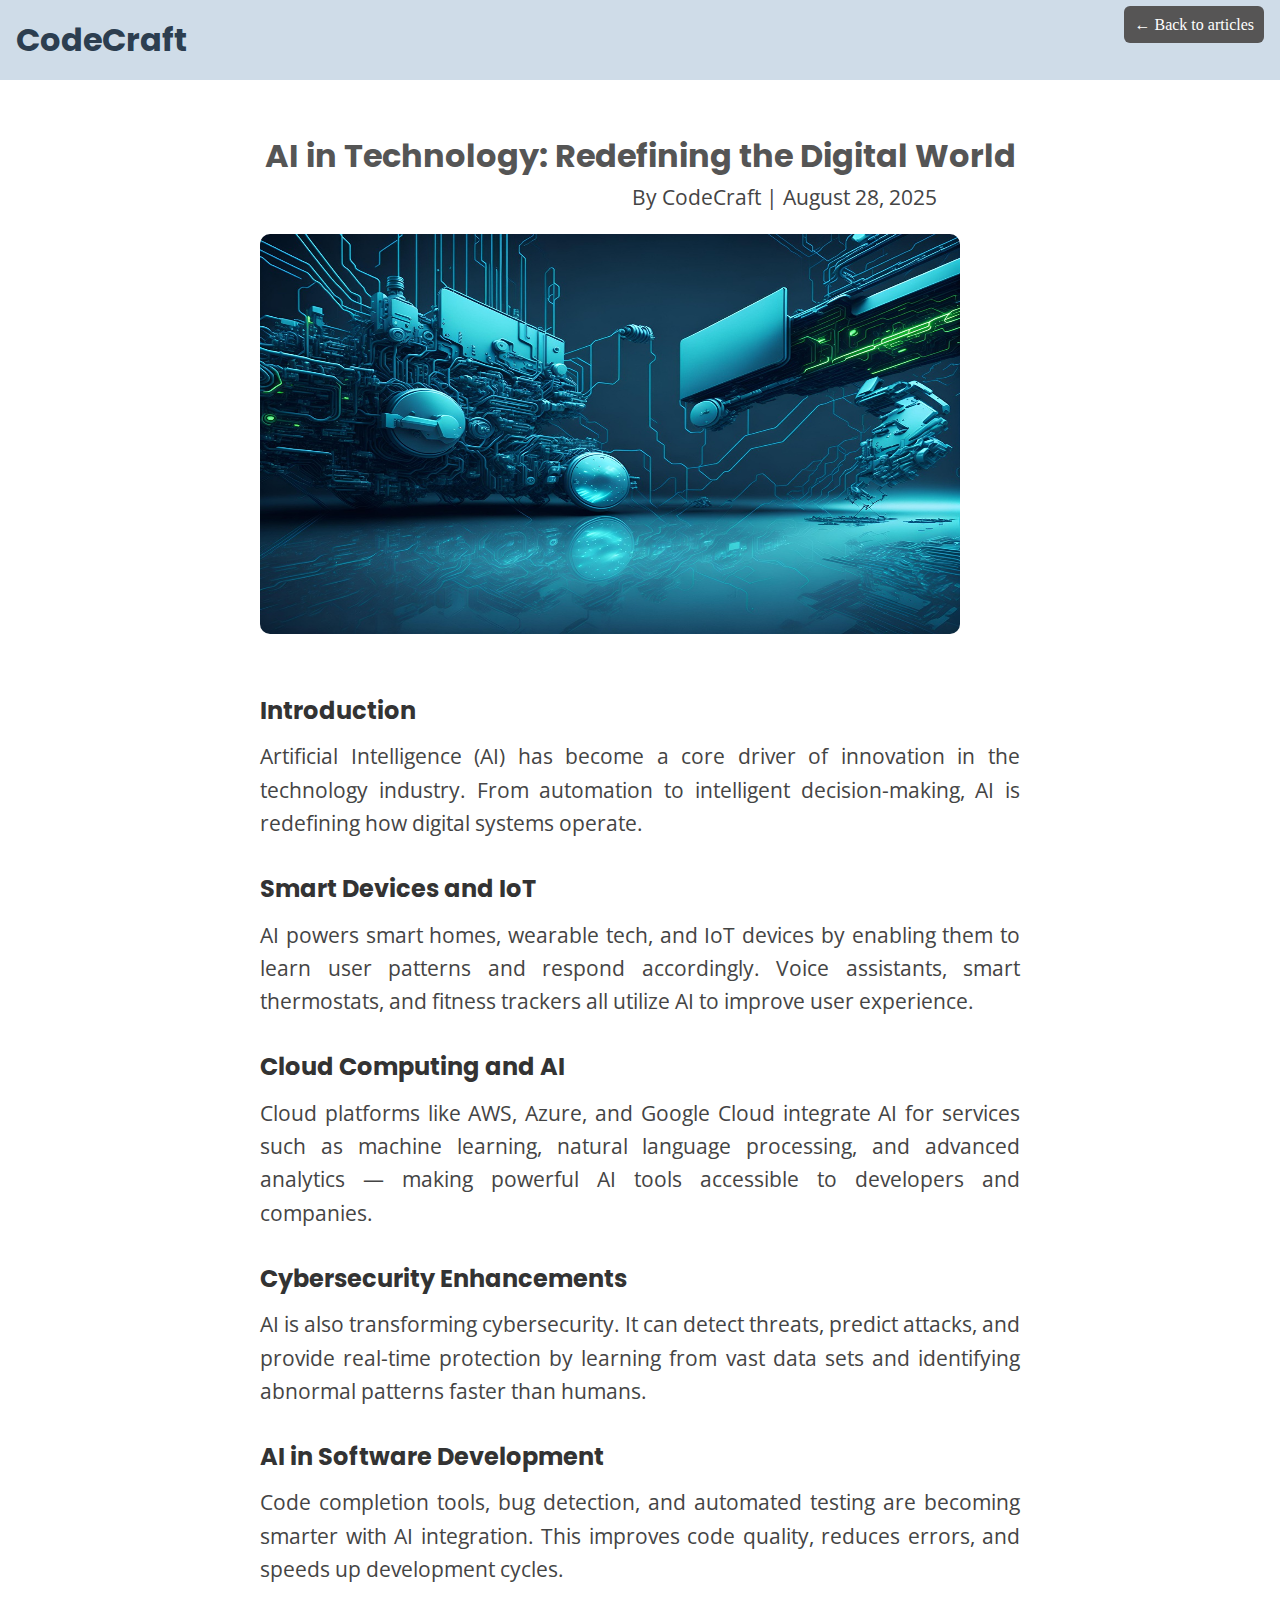
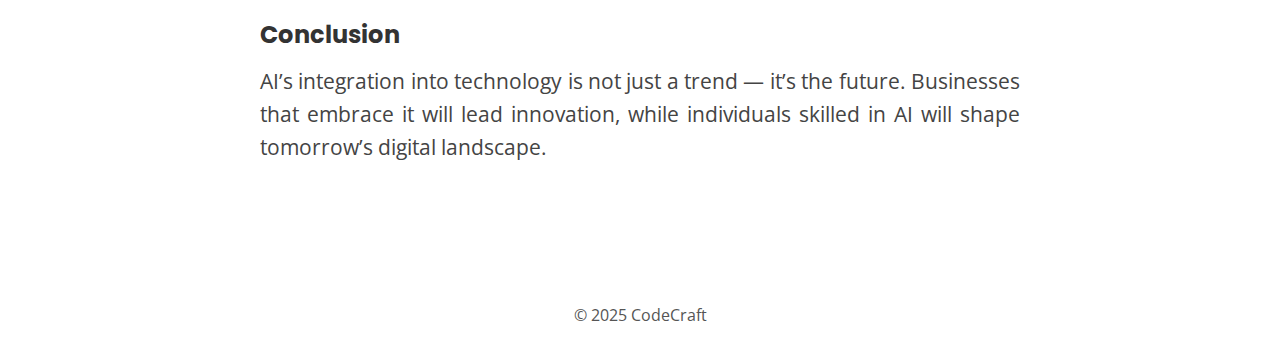
<file: articles/ai-tech.html>
<!DOCTYPE html>
<html lang="en">
  <head>
    <!-- Basic metadata and mobile responsiveness -->

    <meta charset="UTF-8" />
    <meta name="viewport" content="width=device-width, initial-scale=1.0" />
    <!-- Page metadata -->
    <title>The Impact of AI in Technology | CodeCraft Blog</title>

    <meta
      name="description"
      content="Explore how Artificial Intelligence is transforming the tech world—from automation to innovation. Stay updated with CodeCraft Blog."
    />
    <!-- Favicon -->
    <link rel="icon" href="../images/favicon.ico" />
    <!-- Google Fonts -->
    <link rel="preconnect" href="https://fonts.googleapis.com" />
    <link rel="preconnect" href="https://fonts.gstatic.com" crossorigin />
    <link
      href="https://fonts.googleapis.com/css2?family=Open+Sans:ital,wght@0,300..800;1,300..800&family=Poppins:ital,wght@0,100;0,200;0,300;0,400;0,500;0,600;0,700;0,800;0,900;1,100;1,200;1,300;1,400;1,500;1,600;1,700;1,800;1,900&display=swap"
      rel="stylesheet"
    />

    <style>
      /* Reset padding, margin and set box-sizing for all elements */

      * {
        padding: 0;
        margin: 0;
        box-sizing: border-box;
      }

      /* Body minimum width */

      body {
        min-width: 300px;
      }

      h1,
      h2,
      h3 {
        font-family: "Poppins", sans-serif;
      }

      /* Header styling: layout, colors, font */

      header {
        color: #2c3e50;
        display: flex;
        background-color: #cfdce8;
        justify-content: space-between;
        padding: 1em;
        position: fixed;
        width: 100%;
      }

      /* Header button styling */

      .btn {
        background-color: #565555;
        padding: 10px;
        border-radius: 6px;
        font-size: 1em;
        text-decoration: none;
        color: #fff;
      }

      .btn:hover {
        background-color: #1c1c1c;
      }
      .btn:active {
        background-color: white;
        color: black;
      }

      /* Article container styles */

      .tech {
        max-width: 800px;
        margin: 0 auto;

        padding: 120px 20px;
        background-color: #ffffff;
        line-height: 1.6;
      }

      /* Main article title */

      .tech h2 {
        font-size: 2em;
        font-weight: bold;
        text-align: center;
        color: #555;
        margin-top: 10px;
      }

      /* Article date styling */

      .article-date {
        text-align: right;
        margin-right: 4em;
      }

      /* Section headings inside article */

      .tech h3 {
        font-size: 1.5em;
        color: #333;
        margin: 30px 0 10px 0;
        font-family: "Poppins", sans-serif;
      }

      /* Paragraph text in article */

      p {
        font-size: 1.3em;
        color: #444;
        text-align: justify;
        font-family: "Open Sans", sans-serif;
      }

      /* Article images */

      img {
        width: 100%;
        max-width: 700px;
        height: 400px;
        margin: 20px auto;
        border-radius: 10px;
      }

      /* Footer styles */

      footer p {
        text-align: center;
        font-size: 1em;
        color: #555;
        padding: 20px;
        font-family: "Open Sans", sans-serif;
      }

      /* Responsive styles for very small devices */

      @media (min-width: 100px) and (max-width: 350px) {
        html,
        body {
          min-width: auto;
        }
        header {
          margin: 0;
          padding: 1em 15px;
        }

        header h1 {
          font-size: 1em;
        }

        .btn {
          font-size: 0.7em;
        }
        .tech {
          padding-top: 80px;
          padding-bottom: 0;
        }
        .article-date {
          margin: 10px 0;
        }
        .tech h2 {
          font-size: 0.9em;
        }

        .tech img {
          height: 200px;
          margin: auto;
        }

        .tech h3 {
          font-size: 14px;
        }

        .tech p {
          font-size: 12px;
        }
        footer p {
          font-size: 0.7em;
        }
      }

      /* Responsive styles for small to medium devices */

      @media (min-width: 350px) and (max-width: 600px) {
        header h1 {
          font-size: 1.5em;
        }

        .btn {
          font-size: 0.8em;
        }
        .tech {
          padding-top: 80px;
        }

        .tech h2 {
          font-size: 16px;
        }

        .tech img {
          height: 200px;
          margin: auto;
        }

        .tech h3 {
          font-size: 16px;
        }

        .tech p {
          font-size: 14px;
        }

        footer {
          font-size: 14px;
        }
      }
    </style>
  </head>

  <body>
    <!-- Header section with site title and navigation -->

    <header>
      <h1>CodeCraft</h1>
      <nav>
        <a
          href="../index.html"
          class="btn"
          role="button"
          aria-label="Back to articles"
          >← Back to articles</a
        >
      </nav>
    </header>
    <!-- Main content: AI in Healthcare article -->

    <main role="main">
      <section class="tech">
        <h2>AI in Technology: Redefining the Digital World</h2>
        <p class="article-date">By CodeCraft | August 28, 2025</p>
        <img
          src="../images/AI_Technology.jpeg"
          alt="Illustration of AI in modern technology applications"
          loading="lazy"
        />
        <!-- Article sections -->

        <h3>Introduction</h3>
        <p>
          Artificial Intelligence (AI) has become a core driver of innovation in
          the technology industry. From automation to intelligent
          decision-making, AI is redefining how digital systems operate.
        </p>
        <h3>Smart Devices and IoT</h3>
        <p>
          AI powers smart homes, wearable tech, and IoT devices by enabling them
          to learn user patterns and respond accordingly. Voice assistants,
          smart thermostats, and fitness trackers all utilize AI to improve user
          experience.
        </p>
        <h3>Cloud Computing and AI</h3>
        <p>
          Cloud platforms like AWS, Azure, and Google Cloud integrate AI for
          services such as machine learning, natural language processing, and
          advanced analytics — making powerful AI tools accessible to developers
          and companies.
        </p>
        <h3>Cybersecurity Enhancements</h3>
        <p>
          AI is also transforming cybersecurity. It can detect threats, predict
          attacks, and provide real-time protection by learning from vast data
          sets and identifying abnormal patterns faster than humans.
        </p>
        <h3>AI in Software Development</h3>
        <p>
          Code completion tools, bug detection, and automated testing are
          becoming smarter with AI integration. This improves code quality,
          reduces errors, and speeds up development cycles.
        </p>
        <h3>Conclusion</h3>
        <p>
          AI’s integration into technology is not just a trend — it’s the
          future. Businesses that embrace it will lead innovation, while
          individuals skilled in AI will shape tomorrow’s digital landscape.
        </p>
      </section>
    </main>
    <!-- Footer with copyright info -->

    <footer>
      <p>&copy; 2025 CodeCraft</p>
    </footer>
  </body>
</html>
</file>
<file: style.css>
/* Global Reset */
* {
  padding: 0;
  margin: 0;
  box-sizing: border-box;
}

/* Base styles */
html,
body {
  background-color: #f9f9f9;
  width: 100%;
  min-width: 300px;
  margin: 0;
  padding: 0;
  font-family: "Open Sans", sans-serif;
  scroll-behavior: smooth;
  overflow-x: hidden;
  scroll-margin-top: 120px;
}

/* Header and Navigation */
header {
  display: flex;
  justify-content: space-between;
  padding: 1rem;
  background-color: #1e1e2f;
  color: #ffffff;
  width: 100%;
  position: fixed;
  height: 100px;
  z-index: 10;
}

/* Logo styling */
.logo-container {
  font-size: 1.5em;
  font-family: "Poppins", sans-serif;
}

/* Navigation link styles */
.main-nav {
  display: flex;
  gap: 2rem;
  padding: 1em 0;
  font-size: 1.2em;
  font-family: "Poppins", sans-serif;
}

.main-nav a {
  color: #ffffff;
  text-decoration: none;
}

.main-nav a:hover {
  color: #ff9800;
}

.main-nav a:active {
  color: #ff9800;
  font-weight: bold;
  border-bottom: 2px solid #ff9800;
}

a:focus {
  outline: 2px solid #ff9800;
  outline-offset: 4px;
}

/* Hero Section */
.hero {
  background: -webkit-linear-gradient(#f0f4ff, #f9f9f9);
  display: flex;
  gap: 4.5em;
  flex-direction: row-reverse;
  padding-top: 150px;
  padding-left: 20px;
}

.content {
  display: flex;
  flex-direction: column;
  justify-content: center;
  line-height: 2em;
  gap: 1em;
}

/* Heading styles */
.content h1 {
  font-weight: bold;
  font-size: 1.9em;
  color: #1a1a1a;
  font-family: "Poppins", sans-serif;
}

/* Supporting text */
.content p {
  font-size: 1.3em;
  color: #555;
}

/* Call-to-action button */
.btn {
  padding: 5px 10px;
  margin: 1em 0 0 0;
  background-color: #281ee7;
  font-size: 1em;
  color: white;
  border: none;
  border-radius: 10px;
  align-self: flex-start;
  text-decoration: none;
  cursor: pointer;
}

.btn:hover {
  background-color: #6c63ff;
}

/* Hero image */
.hero-image {
  width: 100%;
  max-width: 500px;
  height: auto;
}

/*Card section */
.card_area {
  padding: 80px 20px;
  background-color: #f9f9f9;
  scroll-margin-top: 60px;
}

.card_area h2 {
  font-weight: bold;
  font-size: 2em;
  text-align: center;
  margin-bottom: 30px;
  font-family: "Poppins", sans-serif;
}

.card_container {
  display: flex;
  flex-wrap: wrap;
  justify-content: center;
  gap: 40px;
}

.card {
  background-color: #ffffff;
  width: 350px;
  padding: 20px;
  border-radius: 10px;
  transition: transform 0.2s ease, box-shadow 0.2s ease;
}

.card:hover {
  transform: translateY(-5px);
  box-shadow: 0 4px 10px rgba(0, 0, 0, 0.15);
  position: relative;
  z-index: 5;
}

.card h3 {
  color: #222831;
  margin-bottom: 10px;
  font-family: "Poppins", sans-serif;
}

.card p {
  color: #4f4f4f;
  margin-bottom: 1em;
}

/* Read More button */
.btn2 {
  background-color: black;
  padding: 10px;
  border-radius: 10px;
  font-family: "Open Sans", sans-serif;
  color: white;
  text-decoration: none;
}

.btn2:hover {
  background-color: #5d5a5a;
}

/* Card images */
.card img {
  width: 100%;
  height: 200px;
  object-fit: cover;
  border-radius: 8px;
}

/* Contact and footer */
.contact {
  text-align: center;
  padding: 40px 20px;
  background-color: #1a1a1a;
  color: white;
}

.contact a {
  color: #ff9800;
}

footer {
  background-color: #f1f1f1;
  color: #555;
  text-align: center;
  padding: 15px 10px;
  font-size: 0.9em;
  line-height: 1.6;
  font-family: "Open Sans", sans-serif;
}

/* Responsive Breakpoints */

/* For small screens */
@media (min-width: 350px) and (max-width: 600px) {
  .logo-container {
    font-size: 0.8em;
    padding: 0.5rem 0 0 0;
  }

  .main-nav {
    font-size: 0.8em;
    gap: 1rem;
    flex-wrap: wrap;
    justify-content: center;
    align-items: center;
  }

  .hero {
    flex-direction: column;
    align-items: center;
    padding: 6em 1em 0 1em;
    text-align: center;
    gap: 0;
  }

  .content h1 {
    padding-top: 1em;
    font-size: 1.5em;
  }

  .hero-image {
    width: 80%;
    max-width: 250px;
    height: auto;
    margin-top: 1em;
  }

  .btn {
    width: 70%;
    margin: 1em auto 0 auto;
  }
}

/* For very small screens */
@media (max-width: 350px) {
  body,
  html {
    min-width: auto;
  }
  header {
    width: 100%;
    justify-content: space-around;
    flex-direction: column;
    align-items: center;
    text-align: center;
    height: 100px;
  }

  .logo-container {
    font-size: 0.8em;
    padding-top: 4px;
  }

  .main-nav {
    font-size: 0.7em;
    gap: 1.5em;
    flex-wrap: wrap;
    justify-content: center;
    margin-bottom: auto;
  }
  .hero {
    flex-direction: column;
    align-items: center;
    padding: 2em 1em 0 1em;
    text-align: center;
    margin-top: 80px;
    gap: 1em;
    scroll-margin-top: 80px;
  }
  .hero img {
    width: 200px;
    height: auto;
  }

  .content h1 {
    font-size: 1.2em;
    padding: 5px;
    line-height: 1.5em;
  }

  .content p {
    line-height: 1.5em;
    font-size: 0.8em;
  }

  .btn {
    padding: 5px;
    font-size: 10px;
    margin: 0.5em auto 0 auto;
  }
  .card_area h2 {
    font-size: 1.3em;
  }
  .card {
    width: 200px;
    height: auto;
    padding: 10px;
  }
  .card h3 {
    font-size: 0.8em;
  }
  .card p {
    font-size: 0.8em;
  }
  .card img {
    width: 150px;
    height: auto;
  }
  .btn2 {
    font-size: 0.8em;
  }
  .contact h2 {
    padding-bottom: 0.7em;
    font-size: 1em;
  }
  .contact p {
    font-size: 0.8em;
  }
  footer {
    padding-top: 0;
    margin-top: 0;
  }
}

/* For medium tablets and Laptops */
@media (min-width: 601px) and (max-width: 1035px) {
  body {
    padding: 0;
  }

  .logo-container {
    font-size: 1.3em;
  }

  .main-nav {
    display: flex;
    gap: 2rem;
    padding: 1em 0;
    font-size: 1.2em;
  }

  .hero {
    gap: 3em;
    padding: 7em 1em 0 5em;
    flex-direction: row-reverse;
  }

  .content h1 {
    font-weight: bold;
    font-size: 1.5em;
    padding: 0 !important;
    margin: 0;
    line-height: 1.5em;
  }

  .content p {
    padding-top: 1em;
    font-size: 1em;
    line-height: 2em;
  }

  .btn {
    padding: 1em;
    margin: 1em 0 0 0;
    background-color: #281ee7;
    color: white;
    border: none;
    border-radius: 10px;
  }

  .btn:hover {
    background-color: #6c63ff;
  }

  .hero-image {
    width: 40%;
    height: auto;
    padding-left: 0;
  }
}
</file>
